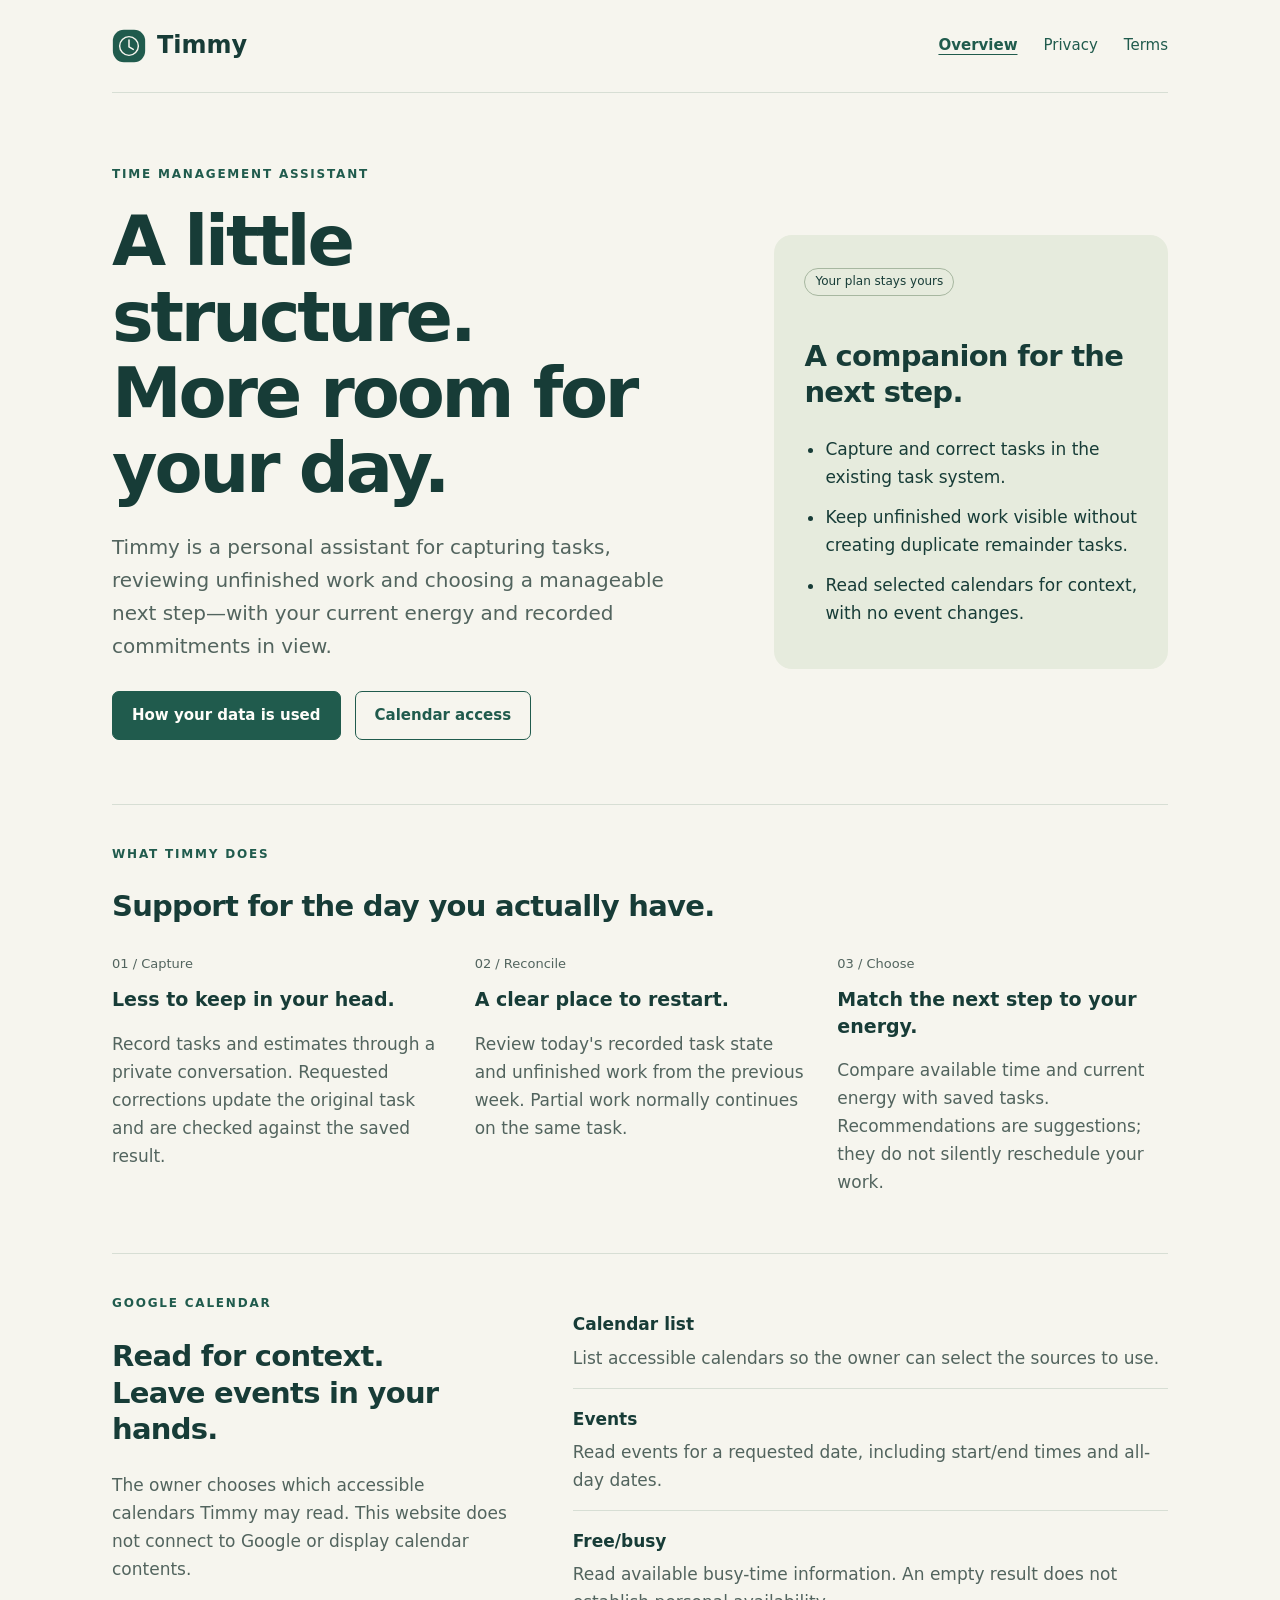
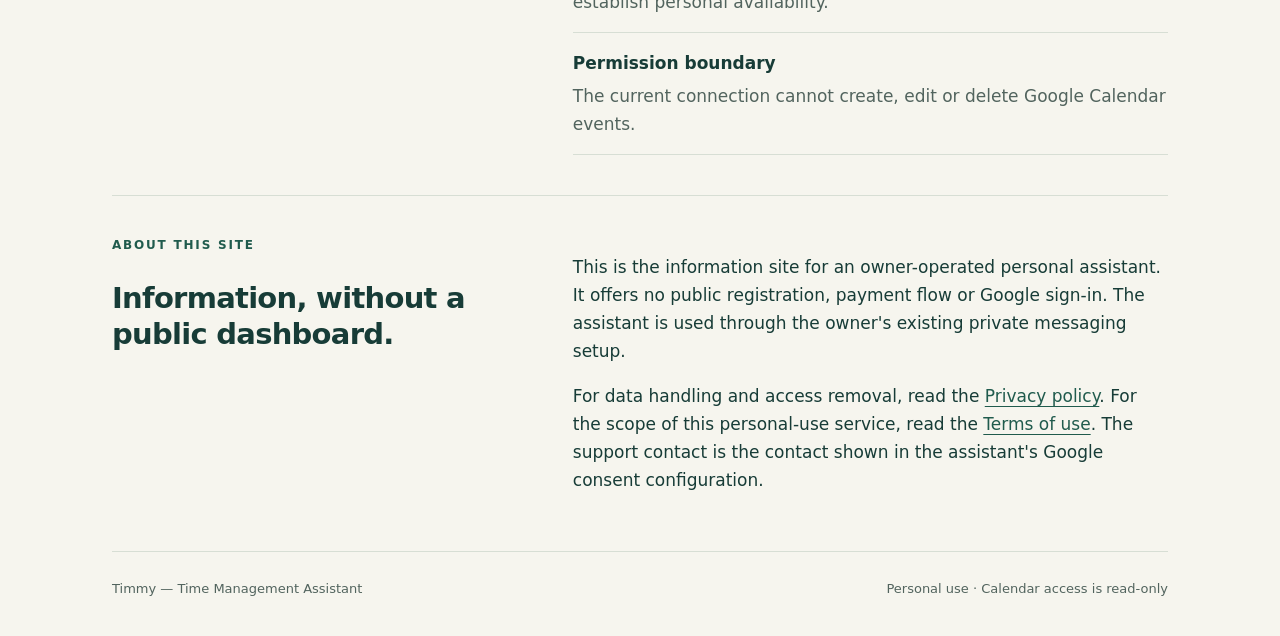
<file: index.html>
<!doctype html>
<html lang="en"><head><meta charset="utf-8"><meta name="robots" content="noindex"><meta name="viewport" content="width=device-width,initial-scale=1"><title>Time Management Assistant · Timmy</title><meta name="description" content="Timmy is a personal time-management assistant for task capture, unfinished-work review, energy-aware choices and read-only Calendar context."><meta name="referrer" content="strict-origin-when-cross-origin"><meta http-equiv="Content-Security-Policy" content="default-src 'none'; style-src 'self'; img-src 'self'; base-uri 'none'; form-action 'none'"><link rel="icon" href="favicon.svg" type="image/svg+xml"><link rel="stylesheet" href="styles.css"></head><body><a class="skip" href="#main">Skip to content</a><div class="shell"><header class="top"><a class="brand" href="./"><svg aria-hidden="true" viewBox="0 0 40 40" fill="none"><rect x="1" y="1" width="38" height="38" rx="13" fill="#205b4d"/><circle cx="20" cy="20" r="11" stroke="#f6f5ee" stroke-width="1.7"/><path d="M20 13v8l5 3" stroke="#f6f5ee" stroke-width="1.8" stroke-linecap="round"/></svg><span>Timmy</span></a><nav aria-label="Main navigation"><a href="./" aria-current="page">Overview</a><a href="privacy.html">Privacy</a><a href="terms.html">Terms</a></nav></header><main id="main"><section class="hero"><div><div class="eyebrow">Time Management Assistant</div><h1>A little structure.<br>More room for<br>your day.</h1><p class="intro">Timmy is a personal assistant for capturing tasks, reviewing unfinished work and choosing a manageable next step—with your current energy and recorded commitments in view.</p><div class="links"><a class="button primary" href="privacy.html">How your data is used</a><a class="button" href="#calendar">Calendar access</a></div></div><aside class="note" aria-label="Timmy's role"><span class="stamp">Your plan stays yours</span><h2>A companion for the next step.</h2><ul><li>Capture and correct tasks in the existing task system.</li><li>Keep unfinished work visible without creating duplicate remainder tasks.</li><li>Read selected calendars for context, with no event changes.</li></ul></aside></section><section class="section"><div class="section-title"><div class="eyebrow">What Timmy does</div><h2>Support for the day you actually have.</h2></div><div class="features"><article><span class="number">01 / Capture</span><h3>Less to keep in your head.</h3><p>Record tasks and estimates through a private conversation. Requested corrections update the original task and are checked against the saved result.</p></article><article><span class="number">02 / Reconcile</span><h3>A clear place to restart.</h3><p>Review today's recorded task state and unfinished work from the previous week. Partial work normally continues on the same task.</p></article><article><span class="number">03 / Choose</span><h3>Match the next step to your energy.</h3><p>Compare available time and current energy with saved tasks. Recommendations are suggestions; they do not silently reschedule your work.</p></article></div></section><section id="calendar" class="section split"><div><div class="eyebrow">Google Calendar</div><h2>Read for context.<br>Leave events in your hands.</h2><p class="muted">The owner chooses which accessible calendars Timmy may read. This website does not connect to Google or display calendar contents.</p></div><dl class="details"><div><dt>Calendar list</dt><dd>List accessible calendars so the owner can select the sources to use.</dd></div><div><dt>Events</dt><dd>Read events for a requested date, including start/end times and all-day dates.</dd></div><div><dt>Free/busy</dt><dd>Read available busy-time information. An empty result does not establish personal availability.</dd></div><div><dt>Permission boundary</dt><dd>The current connection cannot create, edit or delete Google Calendar events.</dd></div></dl></section><section class="section split"><div><div class="eyebrow">About this site</div><h2>Information, without a public dashboard.</h2></div><div><p>This is the information site for an owner-operated personal assistant. It offers no public registration, payment flow or Google sign-in. The assistant is used through the owner's existing private messaging setup.</p><p>For data handling and access removal, read the <a href="privacy.html">Privacy policy</a>. For the scope of this personal-use service, read the <a href="terms.html">Terms of use</a>. The support contact is the contact shown in the assistant's Google consent configuration.</p></div></section></main><footer><span>Timmy — Time Management Assistant</span><span>Personal use · Calendar access is read-only</span></footer></div></body></html>
</file>
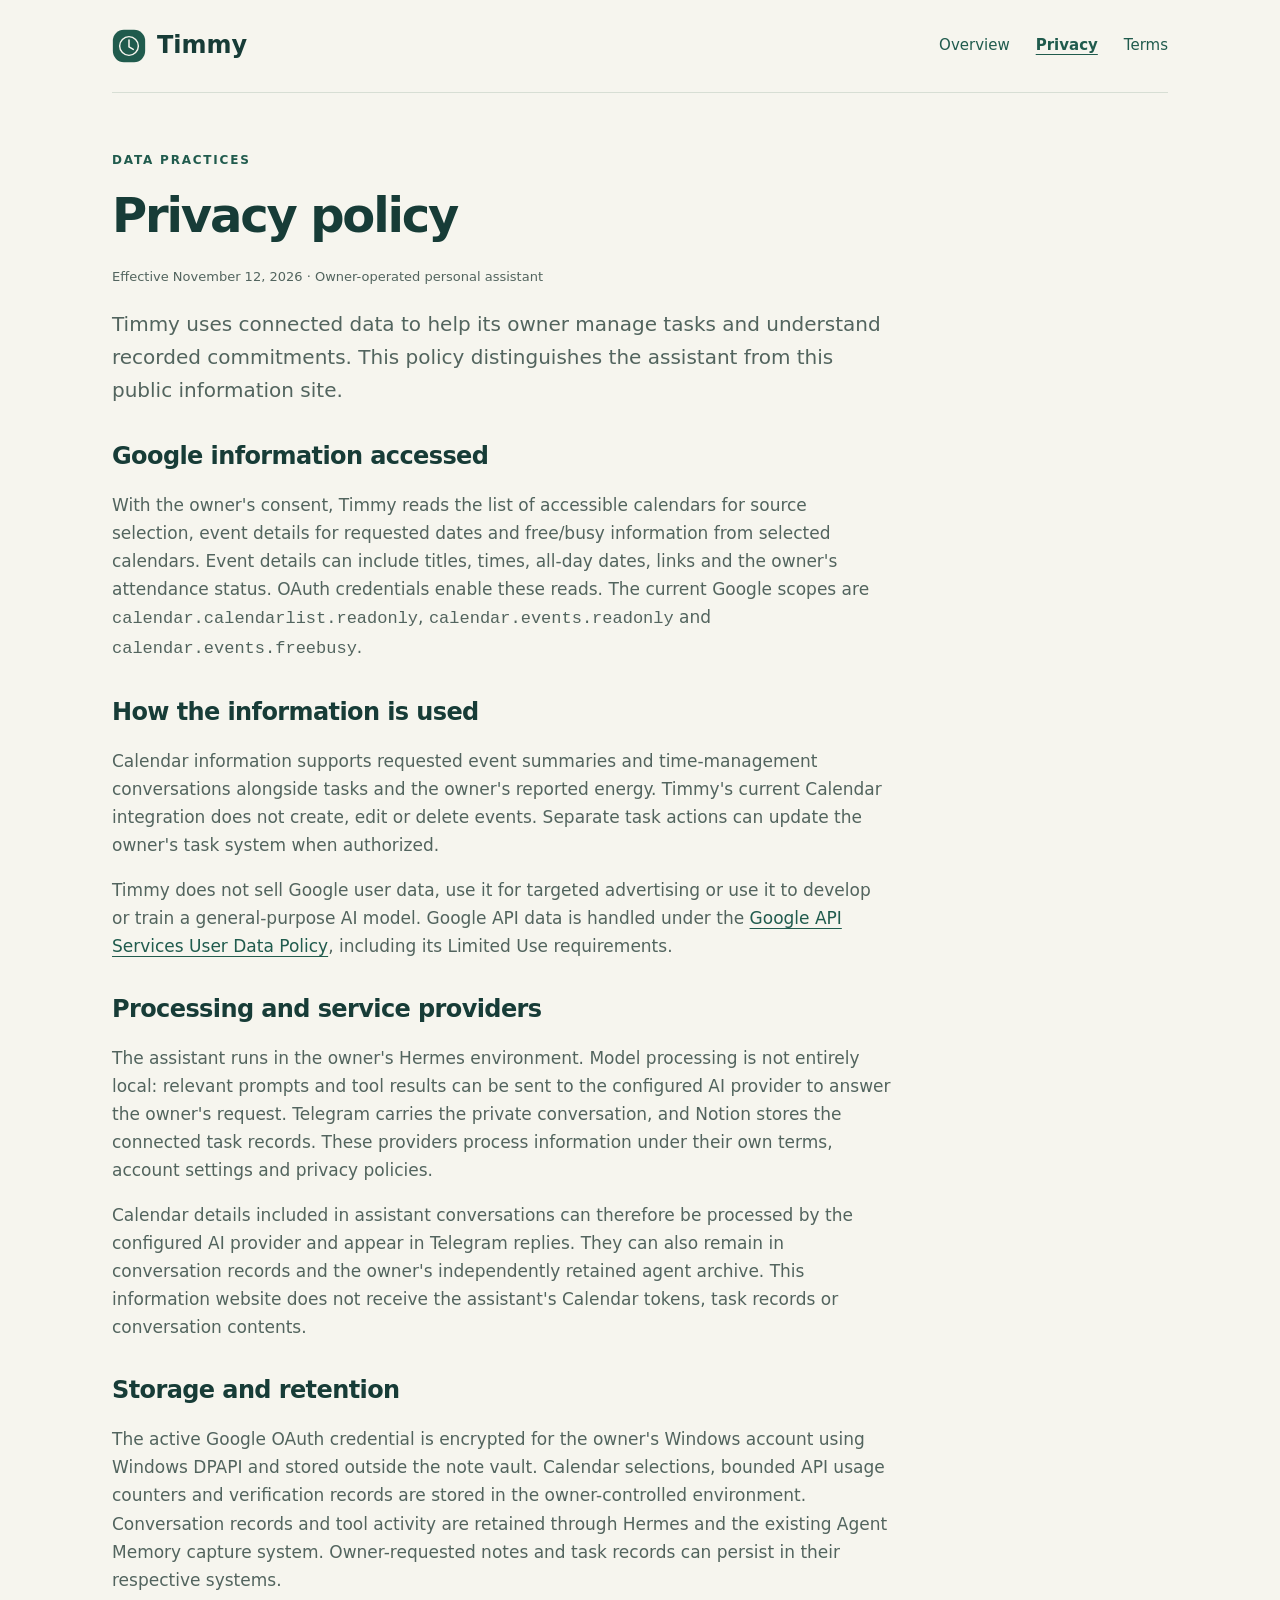
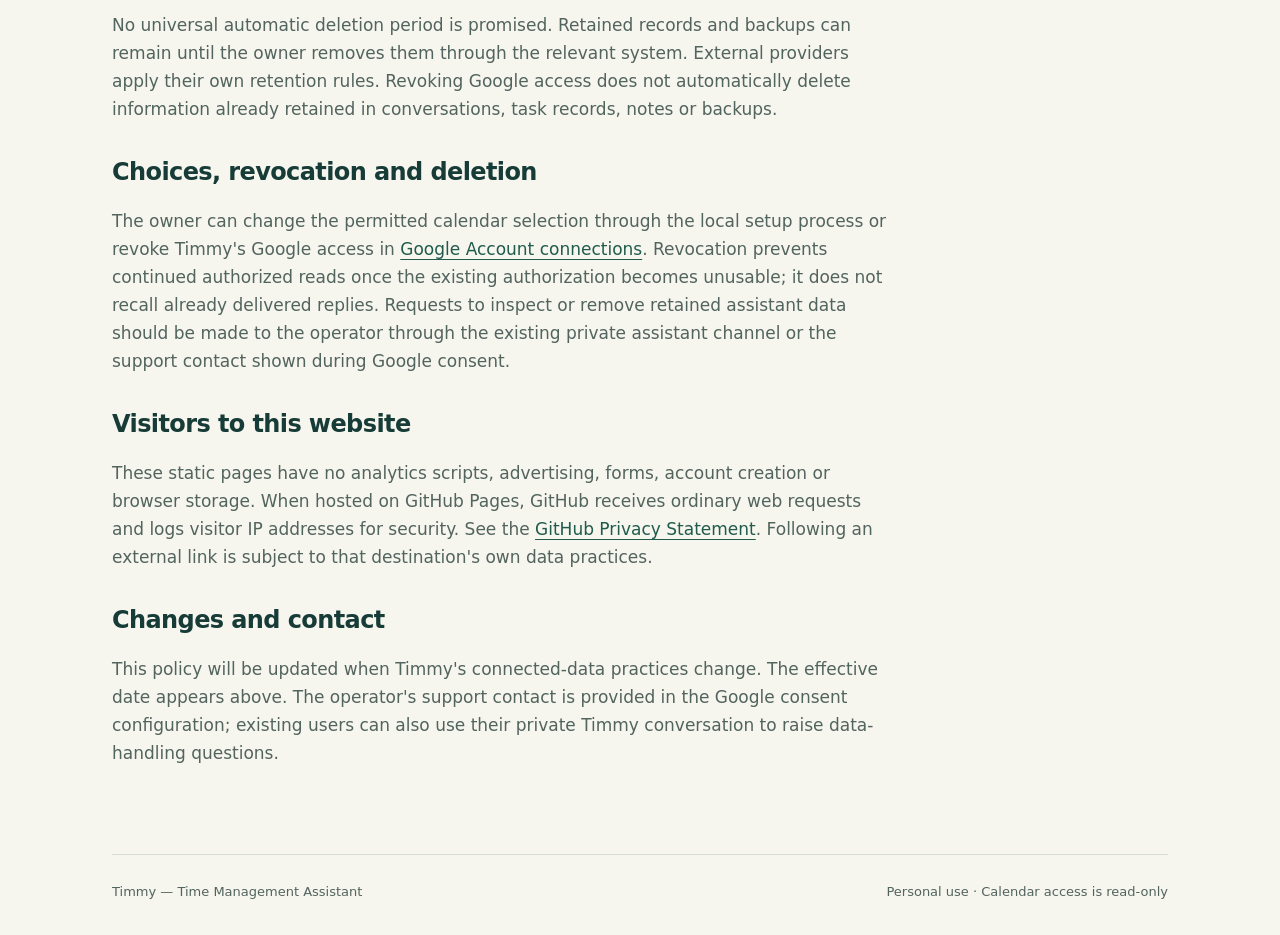
<file: privacy.html>
<!doctype html>
<html lang="en"><head><meta charset="utf-8"><meta name="robots" content="noindex"><meta name="viewport" content="width=device-width,initial-scale=1"><title>Privacy policy · Timmy</title><meta name="description" content="How Timmy accesses, uses, stores and shares Google Calendar information, and how its owner controls access."><meta name="referrer" content="strict-origin-when-cross-origin"><meta http-equiv="Content-Security-Policy" content="default-src 'none'; style-src 'self'; img-src 'self'; base-uri 'none'; form-action 'none'"><link rel="icon" href="favicon.svg" type="image/svg+xml"><link rel="stylesheet" href="styles.css"></head><body><a class="skip" href="#main">Skip to content</a><div class="shell"><header class="top"><a class="brand" href="./"><svg aria-hidden="true" viewBox="0 0 40 40" fill="none"><rect x="1" y="1" width="38" height="38" rx="13" fill="#205b4d"/><circle cx="20" cy="20" r="11" stroke="#f6f5ee" stroke-width="1.7"/><path d="M20 13v8l5 3" stroke="#f6f5ee" stroke-width="1.8" stroke-linecap="round"/></svg><span>Timmy</span></a><nav aria-label="Main navigation"><a href="./">Overview</a><a href="privacy.html" aria-current="page">Privacy</a><a href="terms.html">Terms</a></nav></header><main id="main" class="document"><div class="eyebrow">Data practices</div><h1>Privacy policy</h1><p class="meta">Effective November 12, 2026 · Owner-operated personal assistant</p><p class="lead">Timmy uses connected data to help its owner manage tasks and understand recorded commitments. This policy distinguishes the assistant from this public information site.</p><h2>Google information accessed</h2><p>With the owner's consent, Timmy reads the list of accessible calendars for source selection, event details for requested dates and free/busy information from selected calendars. Event details can include titles, times, all-day dates, links and the owner's attendance status. OAuth credentials enable these reads. The current Google scopes are <code>calendar.calendarlist.readonly</code>, <code>calendar.events.readonly</code> and <code>calendar.events.freebusy</code>.</p><h2>How the information is used</h2><p>Calendar information supports requested event summaries and time-management conversations alongside tasks and the owner's reported energy. Timmy's current Calendar integration does not create, edit or delete events. Separate task actions can update the owner's task system when authorized.</p><p>Timmy does not sell Google user data, use it for targeted advertising or use it to develop or train a general-purpose AI model. Google API data is handled under the <a href="https://developers.google.com/terms/api-services-user-data-policy">Google API Services User Data Policy</a>, including its Limited Use requirements.</p><h2>Processing and service providers</h2><p>The assistant runs in the owner's Hermes environment. Model processing is not entirely local: relevant prompts and tool results can be sent to the configured AI provider to answer the owner's request. Telegram carries the private conversation, and Notion stores the connected task records. These providers process information under their own terms, account settings and privacy policies.</p><p>Calendar details included in assistant conversations can therefore be processed by the configured AI provider and appear in Telegram replies. They can also remain in conversation records and the owner's independently retained agent archive. This information website does not receive the assistant's Calendar tokens, task records or conversation contents.</p><h2>Storage and retention</h2><p>The active Google OAuth credential is encrypted for the owner's Windows account using Windows DPAPI and stored outside the note vault. Calendar selections, bounded API usage counters and verification records are stored in the owner-controlled environment. Conversation records and tool activity are retained through Hermes and the existing Agent Memory capture system. Owner-requested notes and task records can persist in their respective systems.</p><p>No universal automatic deletion period is promised. Retained records and backups can remain until the owner removes them through the relevant system. External providers apply their own retention rules. Revoking Google access does not automatically delete information already retained in conversations, task records, notes or backups.</p><h2>Choices, revocation and deletion</h2><p>The owner can change the permitted calendar selection through the local setup process or revoke Timmy's Google access in <a href="https://myaccount.google.com/connections">Google Account connections</a>. Revocation prevents continued authorized reads once the existing authorization becomes unusable; it does not recall already delivered replies. Requests to inspect or remove retained assistant data should be made to the operator through the existing private assistant channel or the support contact shown during Google consent.</p><h2>Visitors to this website</h2><p>These static pages have no analytics scripts, advertising, forms, account creation or browser storage. When hosted on GitHub Pages, GitHub receives ordinary web requests and logs visitor IP addresses for security. See the <a href="https://docs.github.com/en/site-policy/privacy-policies/github-general-privacy-statement">GitHub Privacy Statement</a>. Following an external link is subject to that destination's own data practices.</p><h2>Changes and contact</h2><p>This policy will be updated when Timmy's connected-data practices change. The effective date appears above. The operator's support contact is provided in the Google consent configuration; existing users can also use their private Timmy conversation to raise data-handling questions.</p></main><footer><span>Timmy — Time Management Assistant</span><span>Personal use · Calendar access is read-only</span></footer></div></body></html>
</file>
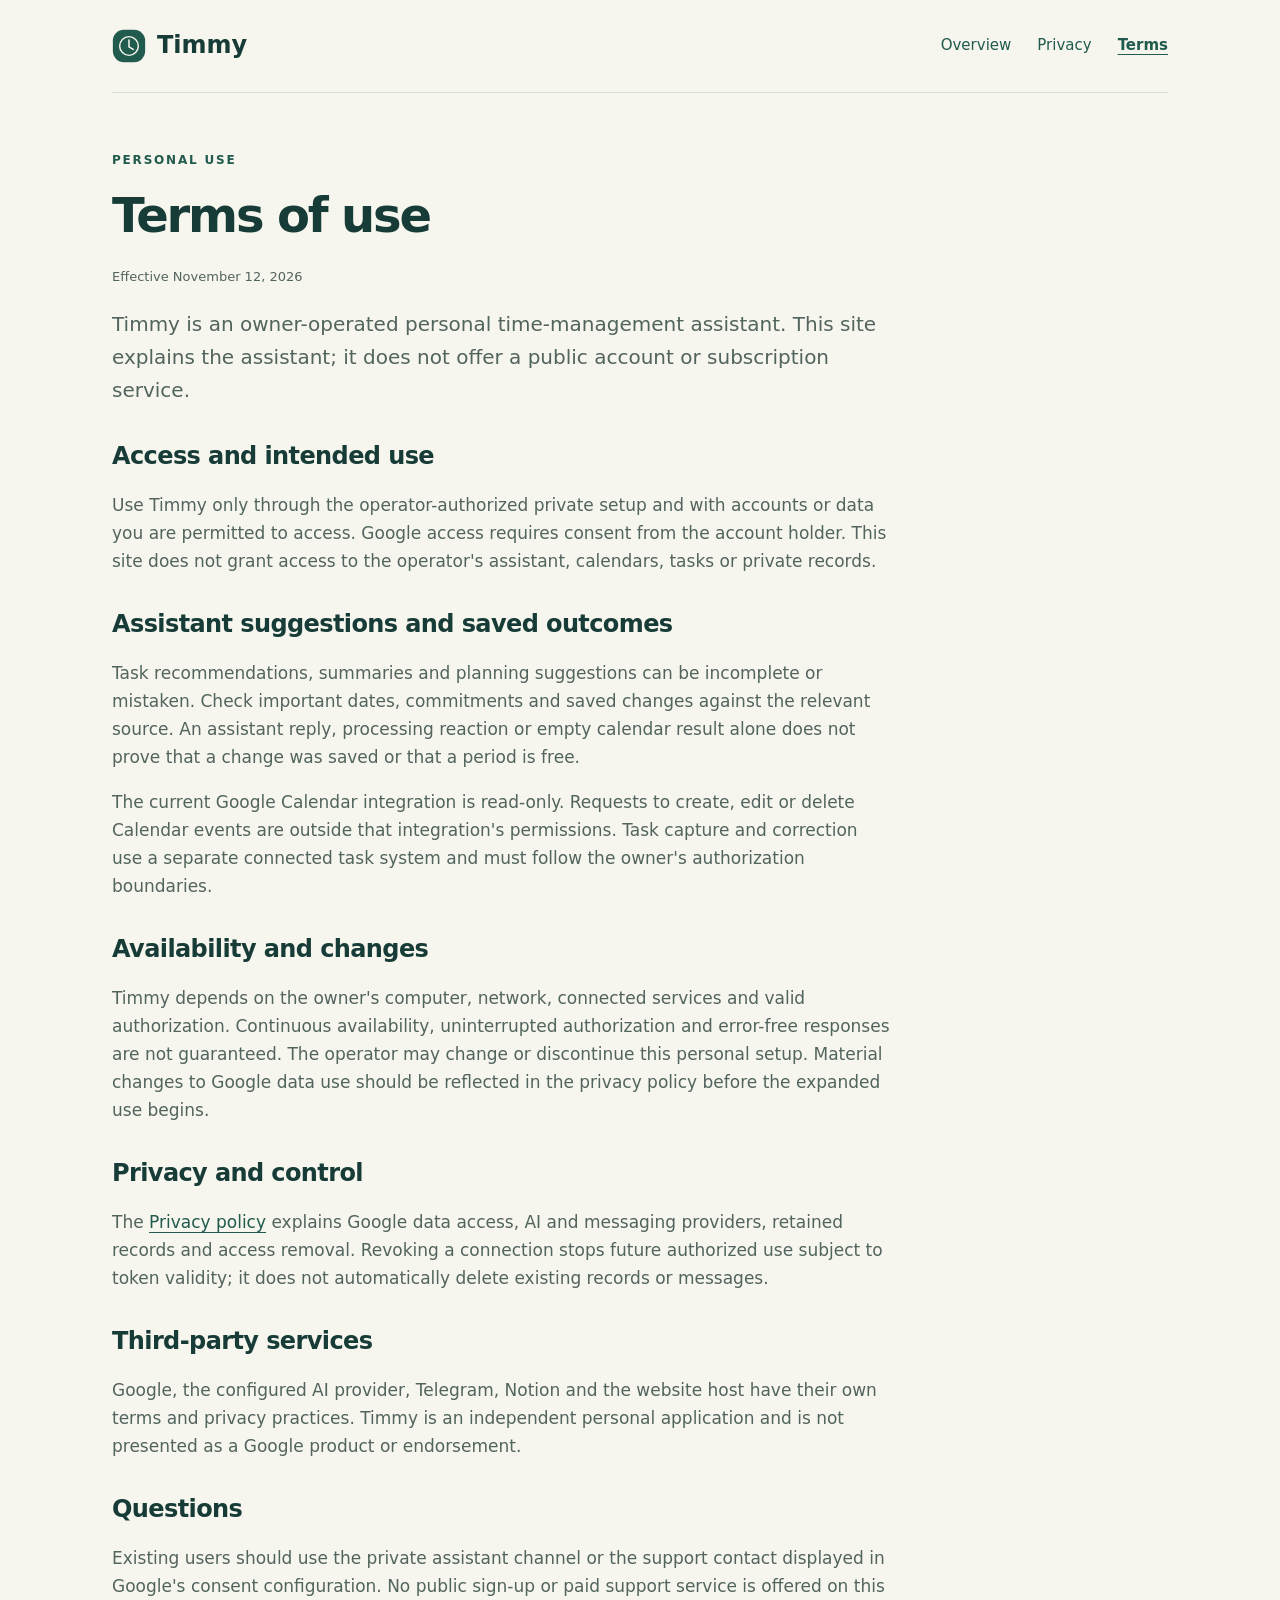
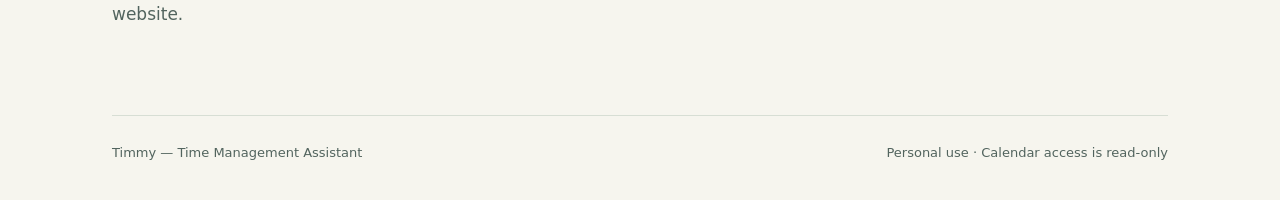
<file: terms.html>
<!doctype html>
<html lang="en"><head><meta charset="utf-8"><meta name="robots" content="noindex"><meta name="viewport" content="width=device-width,initial-scale=1"><title>Terms of use · Timmy</title><meta name="description" content="The scope and limits of Timmy, an owner-operated personal time-management assistant."><meta name="referrer" content="strict-origin-when-cross-origin"><meta http-equiv="Content-Security-Policy" content="default-src 'none'; style-src 'self'; img-src 'self'; base-uri 'none'; form-action 'none'"><link rel="icon" href="favicon.svg" type="image/svg+xml"><link rel="stylesheet" href="styles.css"></head><body><a class="skip" href="#main">Skip to content</a><div class="shell"><header class="top"><a class="brand" href="./"><svg aria-hidden="true" viewBox="0 0 40 40" fill="none"><rect x="1" y="1" width="38" height="38" rx="13" fill="#205b4d"/><circle cx="20" cy="20" r="11" stroke="#f6f5ee" stroke-width="1.7"/><path d="M20 13v8l5 3" stroke="#f6f5ee" stroke-width="1.8" stroke-linecap="round"/></svg><span>Timmy</span></a><nav aria-label="Main navigation"><a href="./">Overview</a><a href="privacy.html">Privacy</a><a href="terms.html" aria-current="page">Terms</a></nav></header><main id="main" class="document"><div class="eyebrow">Personal use</div><h1>Terms of use</h1><p class="meta">Effective November 12, 2026</p><p class="lead">Timmy is an owner-operated personal time-management assistant. This site explains the assistant; it does not offer a public account or subscription service.</p><h2>Access and intended use</h2><p>Use Timmy only through the operator-authorized private setup and with accounts or data you are permitted to access. Google access requires consent from the account holder. This site does not grant access to the operator's assistant, calendars, tasks or private records.</p><h2>Assistant suggestions and saved outcomes</h2><p>Task recommendations, summaries and planning suggestions can be incomplete or mistaken. Check important dates, commitments and saved changes against the relevant source. An assistant reply, processing reaction or empty calendar result alone does not prove that a change was saved or that a period is free.</p><p>The current Google Calendar integration is read-only. Requests to create, edit or delete Calendar events are outside that integration's permissions. Task capture and correction use a separate connected task system and must follow the owner's authorization boundaries.</p><h2>Availability and changes</h2><p>Timmy depends on the owner's computer, network, connected services and valid authorization. Continuous availability, uninterrupted authorization and error-free responses are not guaranteed. The operator may change or discontinue this personal setup. Material changes to Google data use should be reflected in the privacy policy before the expanded use begins.</p><h2>Privacy and control</h2><p>The <a href="privacy.html">Privacy policy</a> explains Google data access, AI and messaging providers, retained records and access removal. Revoking a connection stops future authorized use subject to token validity; it does not automatically delete existing records or messages.</p><h2>Third-party services</h2><p>Google, the configured AI provider, Telegram, Notion and the website host have their own terms and privacy practices. Timmy is an independent personal application and is not presented as a Google product or endorsement.</p><h2>Questions</h2><p>Existing users should use the private assistant channel or the support contact displayed in Google's consent configuration. No public sign-up or paid support service is offered on this website.</p></main><footer><span>Timmy — Time Management Assistant</span><span>Personal use · Calendar access is read-only</span></footer></div></body></html>
</file>
<file: styles.css>
:root{color-scheme:light;--paper:#f6f5ee;--ink:#173c37;--muted:#52645e;--line:#d7ded4;--green:#205b4d;--white:#fffef9}
*{box-sizing:border-box}body{margin:0;background:var(--paper);color:var(--ink);font:17px/1.65 system-ui,-apple-system,Segoe UI,sans-serif}a{color:var(--green);text-underline-offset:4px}a:focus-visible{outline:3px solid #b26327;outline-offset:5px;border-radius:2px}.shell{max-width:1120px;margin:auto;padding:0 32px}.top{display:flex;align-items:center;justify-content:space-between;gap:24px;padding:26px 0;border-bottom:1px solid var(--line)}.brand{display:flex;align-items:center;gap:11px;font-weight:750;font-size:24px;text-decoration:none;color:var(--ink)}.brand svg{width:34px;height:34px}nav{display:flex;gap:26px;font-size:15px}nav a{text-decoration:none}nav a[aria-current=page]{text-decoration:underline;font-weight:700}.eyebrow{font-size:12px;letter-spacing:.15em;font-weight:750;text-transform:uppercase;color:var(--green)}h1{font-size:clamp(38px,6vw,70px);font-weight:650;line-height:1.08;letter-spacing:-.045em;margin:20px 0 24px}h2{font-size:29px;line-height:1.25;letter-spacing:-.025em}h3{font-size:19px;line-height:1.4;margin:0 0 10px}.hero{display:grid;grid-template-columns:1.5fr 1fr;gap:72px;padding:72px 0 64px;align-items:center}.intro{max-width:620px;color:var(--muted);font-size:20px}.links{display:flex;flex-wrap:wrap;gap:14px;margin-top:28px}.button{padding:11px 19px;border:1px solid var(--green);border-radius:7px;text-decoration:none;font-size:15px;font-weight:650}.button.primary{background:var(--green);color:var(--white)}.note{padding:30px;background:#e6ebdd;border-radius:18px;position:relative}.note .stamp{display:inline-block;font-size:12px;border:1px solid #a7b7a0;border-radius:30px;padding:3px 10px;margin-bottom:18px}.note ul{margin:0;padding-left:21px}.note li{margin:12px 0}.section{padding:40px 0;border-top:1px solid var(--line)}.section-title{max-width:680px}.features{display:grid;grid-template-columns:repeat(3,1fr);gap:32px;margin-top:28px}.number{font-size:13px;color:var(--muted);display:block;margin-bottom:12px}.features p,.muted{color:var(--muted)}.split{display:grid;grid-template-columns:1fr 1.5fr;gap:64px}.details{margin:0}.details div{padding:16px 0;border-bottom:1px solid var(--line)}dt{font-weight:650}dd{margin:5px 0 0;color:var(--muted)}footer{display:flex;justify-content:space-between;gap:24px;border-top:1px solid var(--line);padding:26px 0 36px;font-size:13px;color:var(--muted)}.document{max-width:780px;padding:58px 0 70px}.document h1{font-size:48px}.document h2{font-size:24px;margin-top:34px}.document p,.document li{color:var(--muted)}.document .lead{font-size:20px}.meta{font-size:13px;color:var(--muted)}.skip{position:absolute;left:-9999px}.skip:focus{left:12px;top:10px;background:white;z-index:2;padding:8px}@media(max-width:760px){.shell{padding:0 22px}.top{align-items:flex-start;gap:16px;flex-wrap:wrap}nav{gap:22px}.hero{grid-template-columns:1fr;padding:45px 0;gap:30px}.features,.split{grid-template-columns:1fr;gap:25px}.intro{font-size:18px}footer{flex-direction:column;gap:8px}.document{padding-top:38px}.document h1{font-size:39px}}
</file>
